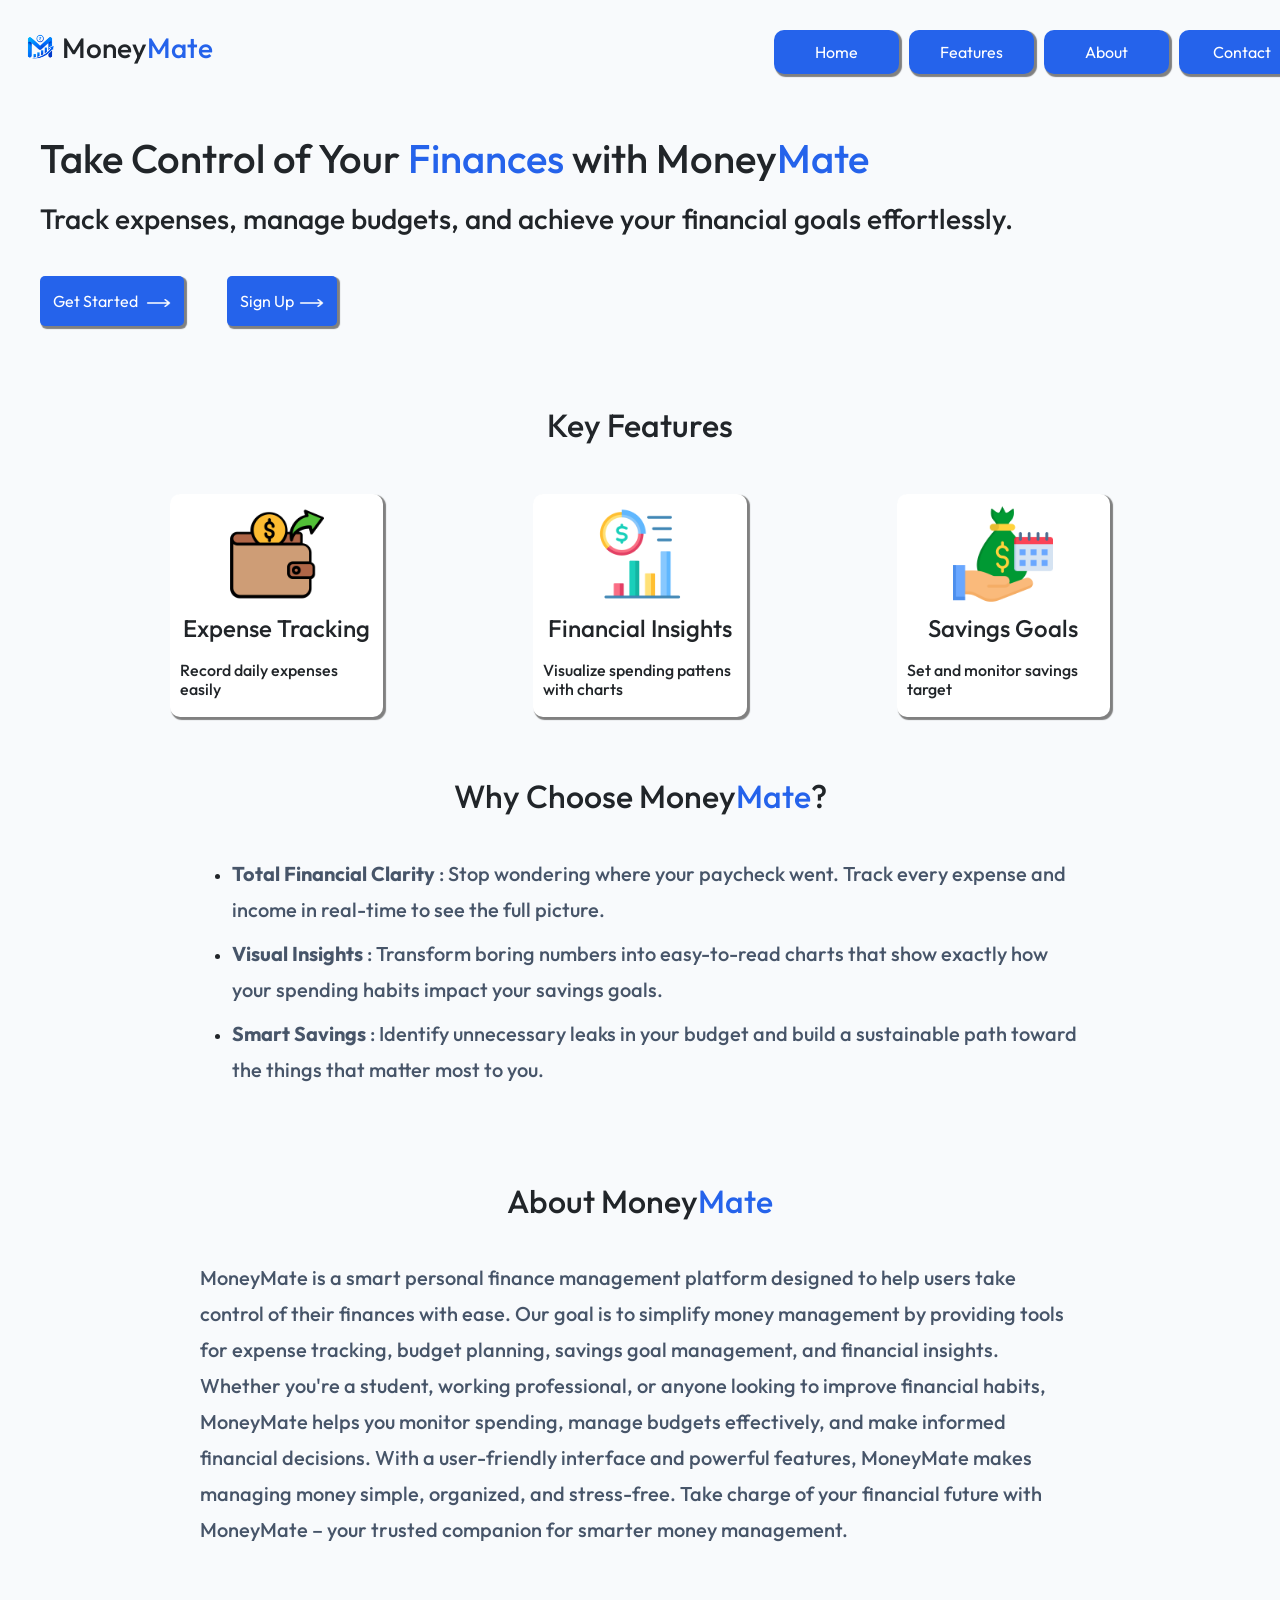
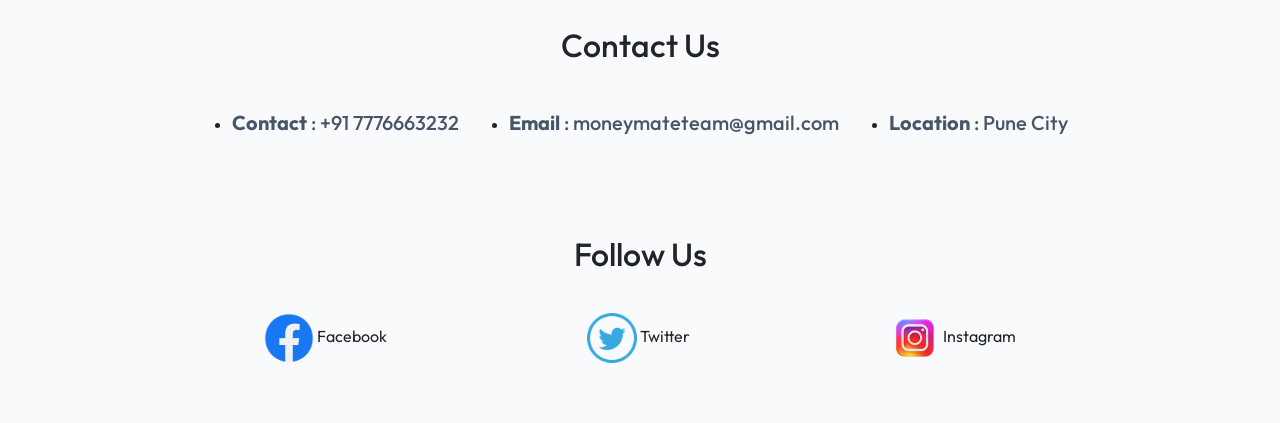
<file: index.html>
<!DOCTYPE html>
<html lang="en">
<head>
    <meta charset="UTF-8">
    <meta name="viewport" content="width=device-width, initial-scale=1.0">
    <title>Welcome Page</title>
    <link href="https://cdn.jsdelivr.net/npm/bootstrap@5.3.8/dist/css/bootstrap.min.css" rel="stylesheet" integrity="sha384-sRIl4kxILFvY47J16cr9ZwB07vP4J8+LH7qKQnuqkuIAvNWLzeN8tE5YBujZqJLB" crossorigin="anonymous">
    <style>
        @import url('https://fonts.googleapis.com/css2?family=Outfit:wght@100..900&display=swap');
    </style>
    <link rel="stylesheet" href="./Css/indexstyle.css">
</head>
<body>

    <!-- HEADER SECTION -->
    <div class=".container-fluid header-div">
        <div id="logo">
            <img src="./Images/Money-Mate-Logo-img.png" alt=""><h3>Money<span>Mate</span></h3>
        </div>
        <div id="nav-bar">
            <a href="index.html"><button>Home</button></a>
            <a href="#features-heading"><button>Features</button></a>
            <a href="#about"><button>About</button></a>
            <a href="#contact"><button>Contact</button></a>
        </div>
    </div>

    <!-- HERO SECTION -->
     <div class=".container-fluid hero-div"> 
        <h1>Take Control of Your <span>Finances</span> with Money<span>Mate</span></h1>
        <h3>Track expenses, manage budgets, and achieve your financial goals effortlessly.</h3>
        <a href="./Html/login.html"><button>Get Started <img src="./Images/arrow-icon.png" alt=""></button></a> <a href=""><button id="lbtn">Sign Up<img src="./Images/arrow-icon.png" alt=""></button></a>
     </div>

     <!-- FEATURES SECTION -->
      <h2 id="features-heading">Key Features</h2>
      <div class=".container-fluid features-div" id="features">
        <div class="col-md-2 f-cards">
            <img src="./Images/expense-tracking.png" alt="">
            <h4>Expense Tracking</h4>
            <h6>Record daily expenses easily</h6>
        </div>
        <div class="col-md-2 f-cards">
            <img src="./Images/financial-insights.png" alt="">
            <h4>Financial Insights</h4>
            <h6>Visualize spending pattens with charts</h6>
        </div>
        <div class="col-md-2 f-cards">
            <img src="./Images/savings-goal.png" alt="">
            <h4>Savings Goals</h4>
            <h6>Set and monitor savings target</h6>
        </div>
      </div>

      <!-- WHY CHOOSE SECTION -->
       <div class=".container-fluid whychoose-div" id="whychoose">
            <h2>Why Choose Money<span>Mate</span>?</h2>
            <ul>
                <li><h5><b>Total Financial Clarity</b> : Stop wondering where your paycheck went. Track every expense and income in real-time to see the full picture.</h5></li>
                <li><h5><b>Visual Insights</b> : Transform boring numbers into easy-to-read charts that show exactly how your spending habits impact your savings goals.</h5></li>
                <li><h5><b>Smart Savings</b> : Identify unnecessary leaks in your budget and build a sustainable path toward the things that matter most to you.</h5></li>
            </ul>
       </div>

      <!-- ABOUT SECTION -->
       <div class=".container-fluid about-div" id="about">
            <h2>About Money<span>Mate</span></h2>
            <h5>MoneyMate is a smart personal finance management platform designed to help users take control of their finances with ease. Our goal is to simplify money management by providing tools for expense tracking, budget planning, savings goal management, and financial insights.
                Whether you're a student, working professional, or anyone looking to improve financial habits, MoneyMate helps you monitor spending, manage budgets effectively, and make informed financial decisions. With a user-friendly interface and powerful features, MoneyMate makes managing money simple, organized, and stress-free.
                Take charge of your financial future with MoneyMate – your trusted companion for smarter money management.
            </h5>
       </div>

       <!-- CONTACT US -->
       <div class=".container-fluid contact-div" id="contact">
            <h2>Contact Us</h2> 
            <ul>
                <li><h5><b>Contact</b> : +91 7776663232</h5></li>
                <li><h5><b>Email</b> : moneymateteam@gmail.com</h5></li>
                <li><h5><b>Location</b> : Pune City</h5></li>
            </ul>
       </div>

       <div class=".container-fluid follow-div" id="follow">
            <h2>Follow Us</h2> 
            <div id="followus-div">
                <div>
                    <img src="./Images/facebook-icon.png" alt="">   Facebook
                </div>
                <div>
                    <img src="./Images/twitter.ico" alt="" > Twitter
                </div>
                <div>
                    <img src="./Images/instagram.png" alt="">   Instagram
                </div>
            </div>
       </div>

</body>
</html>
</file>
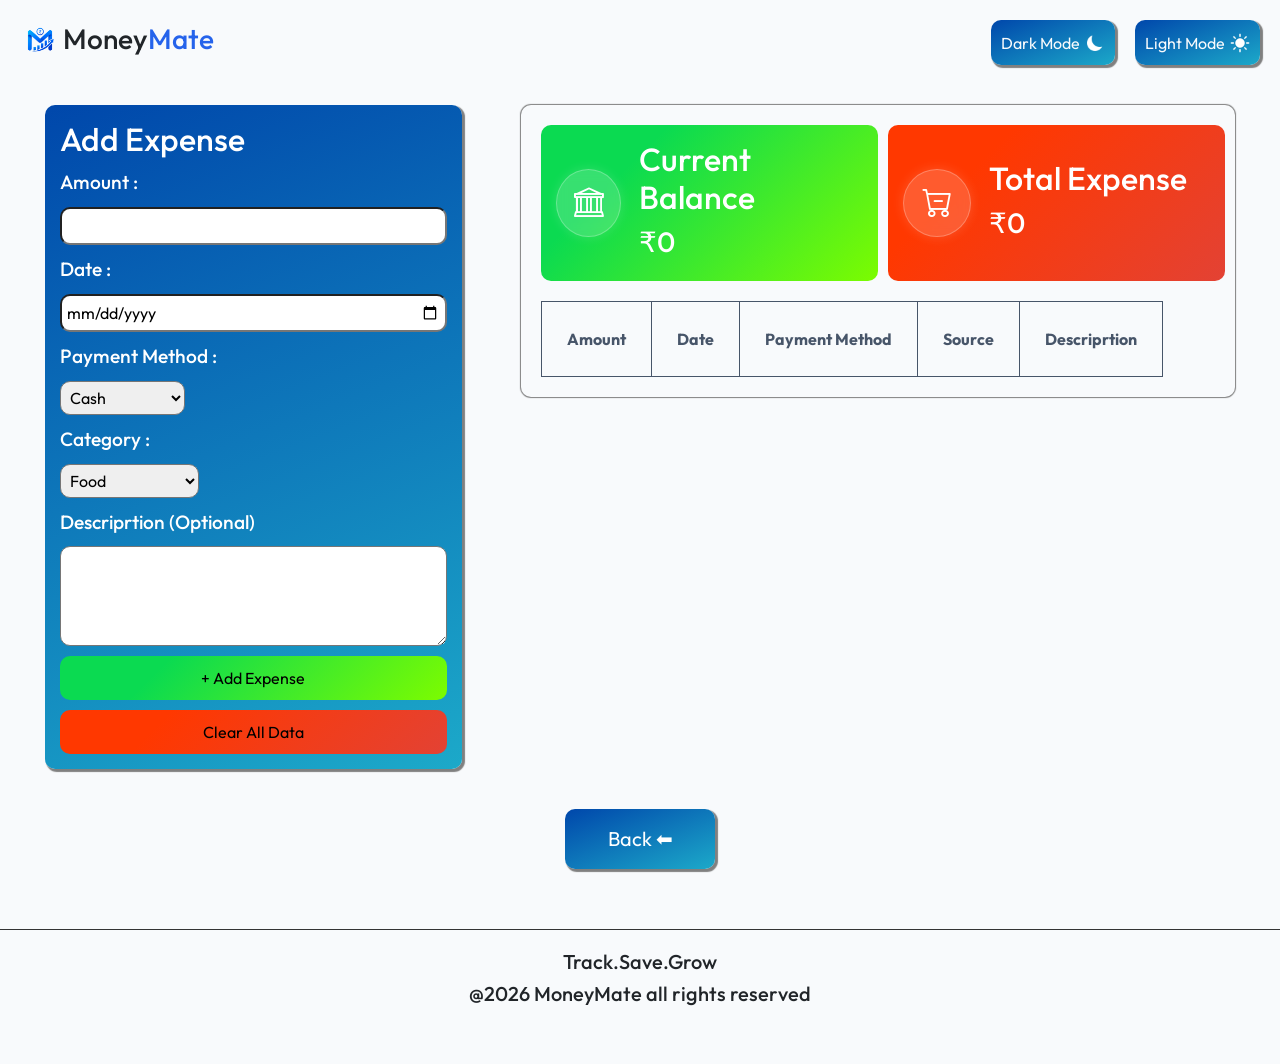
<file: Html/expense.html>
<!DOCTYPE html>
<html lang="en">
<head>
    <meta charset="UTF-8">
    <meta name="viewport" content="width=device-width, initial-scale=1.0">
    <title>Expense page</title>
    <link href="https://cdn.jsdelivr.net/npm/bootstrap@5.3.8/dist/css/bootstrap.min.css" rel="stylesheet" integrity="sha384-sRIl4kxILFvY47J16cr9ZwB07vP4J8+LH7qKQnuqkuIAvNWLzeN8tE5YBujZqJLB" crossorigin="anonymous">
    <link rel="stylesheet" href="https://cdn.jsdelivr.net/npm/bootstrap-icons@1.11.3/font/bootstrap-icons.min.css">
    <style>
        @import url('https://fonts.googleapis.com/css2?family=Outfit:wght@100..900&display=swap');
    </style>
    <link rel="stylesheet" href="../Css/expensestyle.css">
</head>
<body class="darktheme">

    <!-- EXPENSE MESSAGE SECTION -->
     <div id="warningAlert" class="alert alert-warning d-none mx-3 mt-2">
        Expense exceeds current balance!
     </div>
    
    <!-- HEADER DIV -->
    <div class=".container-fluid header-div">
        <div id="logo">
                <img src="../Images/Money-Mate-Logo-img.png" alt=""><h3 id="bname">Money<span>Mate</span></h3>
        </div>
        <div id="button-div">
                <button class="bbtn" id="dark">Dark Mode<img src="../Images/night-mode.png" alt=""></button> <button id="light" class="bbtn">Light Mode<img src="../Images/Light-mode.png" alt=""></button>
        </div>
    </div>


    <!-- INCOME SECTION -->
    <div class="container-fluid hero-div">

        <div class=" sub-div">
            <h2 >Add Expense</h2>
            <form id="expense-div">
                <label>Amount : </label> <input type="text" id="amount" required>
                <label>Date : </label> <input type="date" id="date" required>
                <label>Payment Method : </label> 
                <select name="" id="pmethod">
                    <option value="Cash">Cash</option>
                    <option value="UPI">UPI Payment</option>
                    <option value="Credit-Card">Credit Card</option>
                    <option value="Debit-Card">Debit Card</option>
                </select>
                <label>Category : </label>
                <select name="" id="category">
                    <option value="Food">Food</option>
                    <option value="Rent">Rent</option>
                    <option value="Fuel">Fuel</option>
                    <option value="Transportation">Transportation</option>
                    <option value="Utilities">Utilities</option>
                    <option value="Entertainment">Entertainment</option>
                    <option value="Shopping">Shopping</option>
                    <option value="Healthcare">Healthcare</option>
                    <option value="Education">Education</option>
                    <option value="Others">Others</option>
                </select>
                <label>Descriprtion (Optional)</label>
                <textarea name="" id="descriprtion" rows="5" cols="40"></textarea>
                <button type="submit" id="addexpense">+ Add Expense</button>
                <button id="clearexpense">Clear All Data</button>
            </form>
        </div>

        <div id="Expense-table">
            <div id="Expense-Balance">
                <div class="col-6" id="Balance">
                    <div class="icon-circle">
                        <i class="bi bi-bank"></i>
                    </div>
                    <div id="Balance-info">
                        <h2>Current Balance</h2>
                        <h3 id="cbalance">₹0</h3>
                    </div>
                </div>
                <div class="col-6" id="texpense">
                    <div class="icon-circle">
                        <i class="bi bi-cart-dash"></i>
                    </div>
                    <div id="texpense-info">
                        <h2>Total Expense</h2>
                        <h3 id="expense-total">₹0</h3>
                    </div>
                </div>
            </div>
            <div id="table-container">    
                <table cellpadding="25px">
                    <thead>
                        <tr>
                            <th>Amount</th>
                            <th>Date</th>
                            <th>Payment Method</th>
                            <th>Source</th>
                            <th>Descriprtion</th>
                        </tr>
                    </thead>
                    <tbody id="tablebody">
                    </tbody>
                </table>
            </div>
        </div>
    </div>

    <!-- BACK SECTION -->
    <div id="back">
        <a href="../Html/dashboard.html"><button id="prev-btn">Back  ⬅</button></a>
    </div>

    <!-- FOOTER SECTION -->
    <div class="container-fluid footer">
        <h5>Track.Save.Grow</h5>
        <h5>@2026 MoneyMate all rights reserved</h5>
    </div>

    <script src="../Javascript/expense.js"></script>
</body>
</html>
</file>
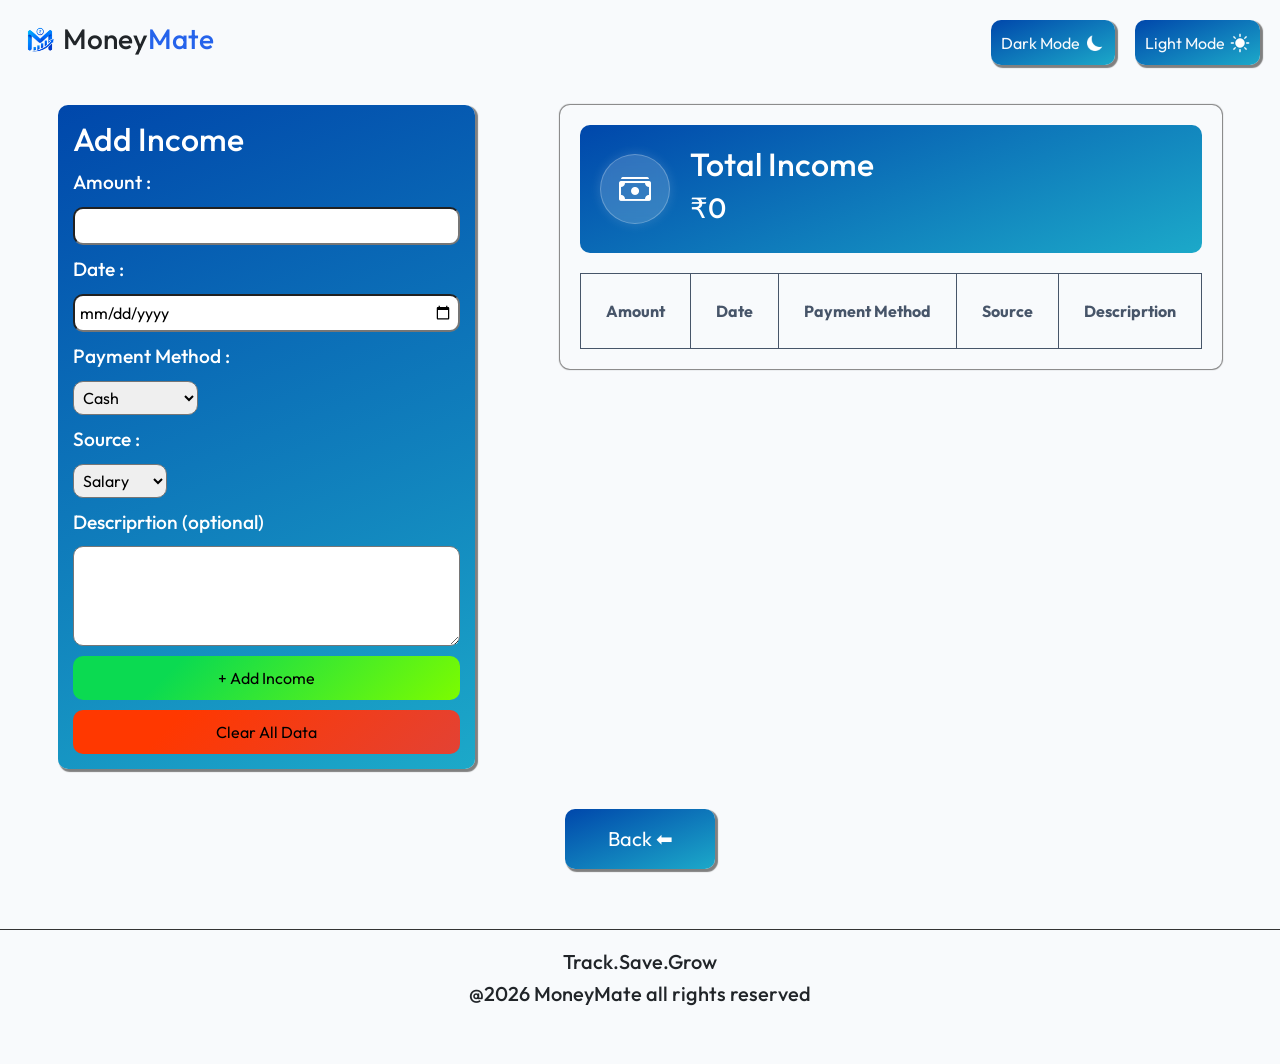
<file: Html/income.html>
<!DOCTYPE html>
<html lang="en">
<head>
    <meta charset="UTF-8">
    <meta name="viewport" content="width=device-width, initial-scale=1.0">
    <title>income-page</title>
    <link href="https://cdn.jsdelivr.net/npm/bootstrap@5.3.8/dist/css/bootstrap.min.css" rel="stylesheet" integrity="sha384-sRIl4kxILFvY47J16cr9ZwB07vP4J8+LH7qKQnuqkuIAvNWLzeN8tE5YBujZqJLB" crossorigin="anonymous">
    <link rel="stylesheet" href="https://cdn.jsdelivr.net/npm/bootstrap-icons@1.11.3/font/bootstrap-icons.min.css">
    <style>
        @import url('https://fonts.googleapis.com/css2?family=Outfit:wght@100..900&display=swap');
    </style>
    <link rel="stylesheet" href="../Css/incomestyle.css">
</head>
<body class="darktheme">

    <!-- HEADER DIV -->
    <div class=".container-fluid header-div">
        <div id="logo">
                <img src="../Images/Money-Mate-Logo-img.png" alt=""><h3 id="bname">Money<span>Mate</span></h3>
        </div>
        <div id="button-div">
                <button class="bbtn" id="dark">Dark Mode<img src="../Images/night-mode.png" alt=""></button> <button id="light" class="bbtn">Light Mode<img src="../Images/Light-mode.png" alt=""></button>
        </div>
    </div>

    <!-- INCOME SECTION -->
    <div class="container-fluid hero-div">

        <div class=" sub-div">
            <h2 >Add Income</h2>
            <form id="income-form">
                <label>Amount : </label> <input type="text" id="amount" required>
                <label>Date : </label> <input type="date" id="date" required>
                <label>Payment Method : </label> 
                <select name="" id="pmethod">
                    <option value="Cash">Cash</option>
                    <option value="UPI">UPI Payment</option>
                    <option value="Credit-Card">Credit Card</option>
                    <option value="Debit-Card">Debit Card</option>
                </select>
                <label>Source : </label>
                <select name="" id="Source">
                    <option value="Salary">Salary</option>
                    <option value="Rent">Rent</option>
                    <option value="Grants">Grants</option>
                    <option value="Awards">Awards</option>
                    <option value="Refunds">Refunds</option>
                    <option value="Coupons">Coupons</option>
                </select>
                <label>Descriprtion (optional)</label>
                <textarea name="" id="descriprtion" rows="5" cols="40"></textarea>
                <button type="submit" id="addincome">+ Add Income</button>
                <button id="clearincome">Clear All Data</button>
            </form>
        </div>

        <div id="income-table">
            <div id="tincome">
                <div class="icon-circle">
                    <i class="bi bi-cash-stack"></i>
                </div>
                <div id="tincome-info">
                    <h2>Total Income</h2>
                    <h3 id="income-total">₹0</h3>
                </div>
            </div>
            <div id="table-container">    
                <table cellpadding="25px">
                    <thead>
                        <tr>
                            <th>Amount</th>
                            <th>Date</th>
                            <th>Payment Method</th>
                            <th>Source</th>
                            <th>Descriprtion</th>
                        </tr>
                    </thead>
                    <tbody id="tablebody">
                    </tbody>
                </table>
            </div>
        </div>

    </div>

    <!-- BACK SECTION -->
    <div id="back">
        <a href="../Html/dashboard.html"><button id="prev-btn">Back  ⬅</button></a>
    </div>

    <!-- FOOTER SECTION -->
    <div class="container-fluid footer">
        <h5>Track.Save.Grow</h5>
        <h5>@2026 MoneyMate all rights reserved</h5>
    </div>


    <script src="../Javascript/income.js"></script>
</body>
</html>
</file>
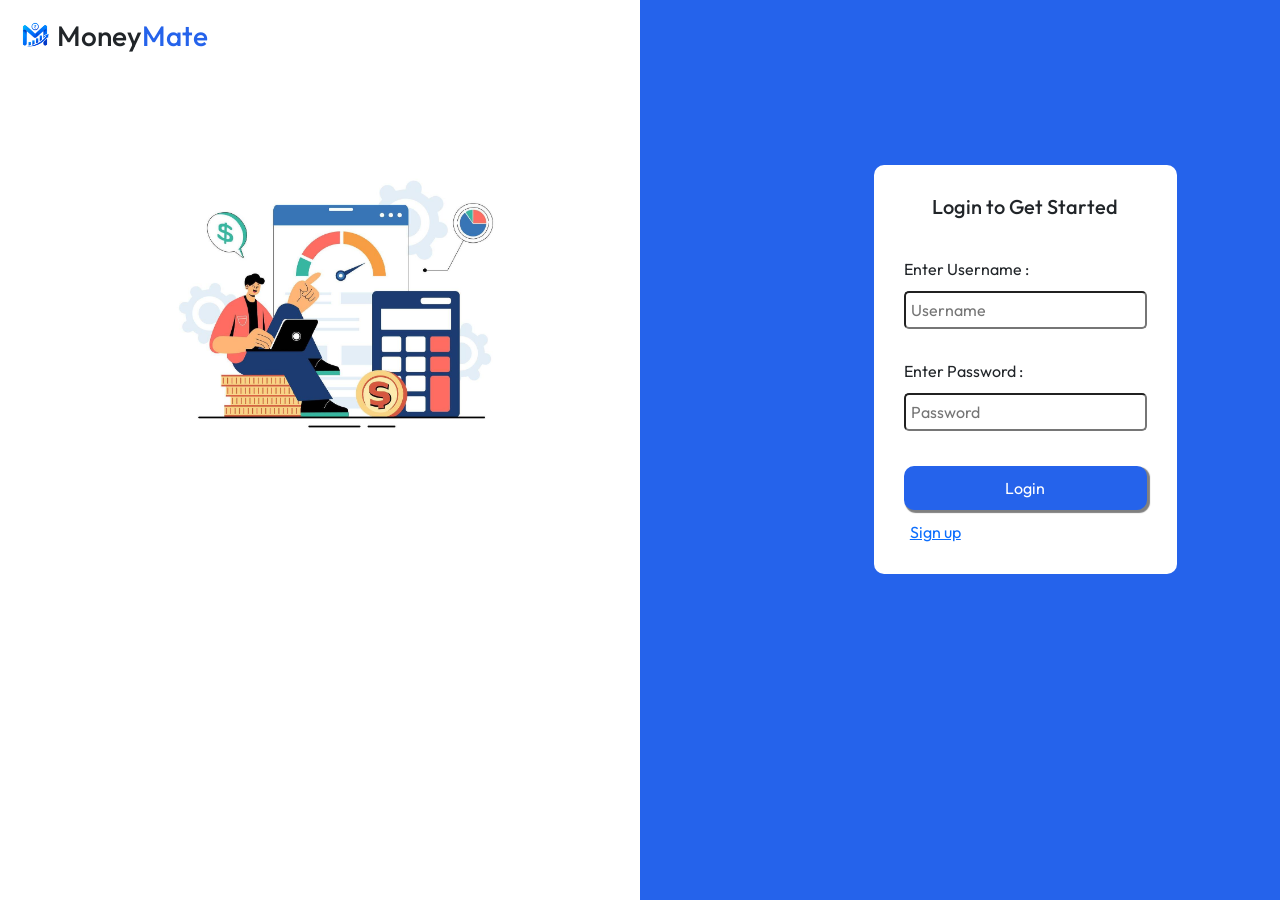
<file: Html/login.html>
<!DOCTYPE html>
<html lang="en">
<head>
    <meta charset="UTF-8">
    <meta name="viewport" content="width=device-width, initial-scale=1.0">
    <title>Login Page</title>
    <link href="https://cdn.jsdelivr.net/npm/bootstrap@5.3.8/dist/css/bootstrap.min.css" rel="stylesheet" integrity="sha384-sRIl4kxILFvY47J16cr9ZwB07vP4J8+LH7qKQnuqkuIAvNWLzeN8tE5YBujZqJLB" crossorigin="anonymous">
    <style>
        @import url('https://fonts.googleapis.com/css2?family=Outfit:wght@100..900&display=swap');
    </style>
    <link rel="stylesheet" href="../Css/loginstyle.css">
</head>
<body>
    <div id="logo">
        <img src="../Images/Money-Mate-Logo-img.png" alt=""><h3>Money<span>Mate</span></h3>
    </div>
    <div id="login-img-div">
        <img src="../Images/login-img.jpg" alt="">
        <form id="login-div">
            <h5>Login to Get Started</h5>
            <label for="">Enter Username : </label>
            <input type="text" placeholder="Username">
            <label for="">Enter Password : </label>
            <input type="password" placeholder="Password">
            <button>Login</button>
            <a href="">Sign up</a>
        </form>
    </div>

    <script>
        document.getElementById("login-div").addEventListener("submit", function(event) {
            event.preventDefault();
            window.location.href = "./dashboard.html";
        });
    </script>

</body>
</html>
</file>
<file: Css/indexstyle.css>
body{
    margin: 0;
    background-color: #F8FAFC;
    font-family: "Outfit", sans-serif;
    animation: slideIn 1s ease-out;
    scroll-behavior: smooth;
}

/* ANIMATIONS */
@keyframes slideIn{
    form{
        opacity: 0;
        transform: translateX(-100px);
    }
    to{
        opacity: 1;
        transform: translateX(0);
    }
}
/* ANIMATIONS */

/* HEADER CSS */
.header-div{
    padding: 10px;
    display: flex;
    justify-content: space-between;
    align-items: center;
    margin: 10px;
}

.header-div #logo{
    display: flex;
    align-items: center;
}

.header-div #logo h3 span{
    color: #2563EB;
    margin-left: 0;
}

.header-div img{
    height: 40px;
    width: 40px;
    margin-bottom: 10px;
    margin-right: 2px;
}

.header-div #nav-bar{
    width: 40%;
    padding: 10px;
    display: flex;
    justify-content: space-evenly;
    gap: 10px;
}

.header-div #nav-bar button{
    background-color: #2563EB;
    padding: 10px;
    border-radius: 10px;
    color: white;
    width: 125px;
    text-align: center;
    box-shadow: 2px 2px 1px 1px grey;
    border: none;
}

.header-div #nav-bar button:hover{
    transform: scale(1.1);
    cursor: pointer;
}
/* HEADER CSS  */

/* HERO-SECTION CSS */
.hero-div{
    padding: 10px;
    margin: 10px;
    border-radius: 10px;
}

.hero-div h1{
    margin: 20px;
}

.hero-div h1 span{
    color: #2563EB;
}

.hero-div h3{
    margin: 20px;
}

.hero-div button{
    border-radius: 5px;
    padding: 13px;
    margin: 20px;
    background-color: #2563EB;
    color: white;
    border: none;
    box-shadow: 2px 2px 1px 1px grey;
}

.hero-div #lbtn{
    background-color: #2563EB;
}

.hero-div button img{
    margin-left: 5px;
    height: 20px;
    width: 25px;
}

.hero-div button:hover{
    transform: scale(1.1);
}
/* HERO-SECTION CSS */

/* FEATURES SECTION */
#features-heading{
    text-align: center;
    margin-top: 50px;
}

.features-div{
    display: flex;
    margin-top: 50px;
    gap: 150px;
    justify-content: center;
}

.f-cards{
    background-color: white;
    padding: 10px;
    display: flex;
    flex-direction: column;
    align-items: center;
    gap: 10px;
    border-radius: 10px;
    box-shadow: 2px 2px 1px 1px grey;
}

.f-cards img{
    height: 100px;
    width: 100px;
}

.f-cards:hover{
    transform: translateY(-5px);
    transition: 0.3s;
}
/* FEATURES SECTION */

/* ABOUT SECTION */
.about-div{
    margin: 50px auto;
    padding: 10px;
    display: flex;
    flex-direction: column;
    gap: 10px;
    border-radius: 10px;
    justify-content: center;
    align-items: center;
    max-width: 900px;
}

.about-div h2{
    margin-bottom: 30px;
}

.about-div h5{
    line-height: 1.8;
    color: #475569;
}

.about-div h2 span{
    color: #2563EB;
}
/* ABOUT SECTION */

/* WHY CHOOSE SECTION */
.whychoose-div{
    margin: 50px auto;
    padding: 10px;
    display: flex;
    flex-direction: column;
    gap: 10px;
    border-radius: 10px;
    justify-content: center;
    align-items: center;
    max-width: 900px;
}

.whychoose-div h2{
    margin-bottom: 30px;
}

.whychoose-div h5{
    line-height: 1.8;
    color: #475569;
}

.whychoose-div h2 span{
    color: #2563EB;
}
/* WHY CHOOSE SECTION */

/* CONTACT SECTION */
.contact-div{
    margin: 50px auto;
    padding: 10px;
    display: flex;
    flex-direction: column;
    gap: 10px;
    border-radius: 10px;
    justify-content: center;
    align-items: flex-start;
    max-width: 900px;
}

.contact-div h2{
    margin-bottom: 30px;
    align-self: center;
}

.contact-div h5{
    line-height: 1.8;
    color: #475569;
}

.contact-div ul{
    display: flex;
    gap: 50px;
}

/* CONTACT SECTION */

/* FOLLOW SECTION */
.follow-div{
    margin: 50px auto;
    padding: 10px;
    display: flex;
    flex-direction: column;
    gap: 10px;
    border-radius: 10px;
    justify-content: center;
    align-items: flex-start;
    max-width: 900px;
}

.follow-div h2{
    margin-bottom: 30px;
    align-self: center;
}

.follow-div h5{
    line-height: 1.8;
    color: #475569;
}

.follow-div #followus-div{
    display: flex;
    list-style-type: none;
    align-self: center;
    gap: 200px;
}

.follow-div #followus-div img{
    height: 50px;
    width: 50px;
}

/* FOLLOW SECTION */

/* MEDIA QUERIES */
@media  screen and (max-width: 768px) {

    .header-div{
        flex-direction: column;
    }

    .header-div #nav-bar{
        justify-content: center;
        gap: 20px;
    }

    .header-div #nav-bar button{
        width: 100px;
    }

    .features-div{
        flex-wrap: wrap;
    }

    .f-cards{
        width: 304px;
    }

    .about-div{
        margin-left:15px;
    }
    
    .contact-div ul{
        flex-wrap: wrap;
        gap: 20px;
    }

    .follow-div #followus-div{
        display: flex;
        flex-wrap: wrap;
        align-self: center;
        gap: 20px;
    }

}
/* MEDIA QUERIES */
</file>
<file: Css/expensestyle.css>
body{
    margin: 0;
    background-color: #F8FAFC;
    font-family: "Outfit", sans-serif;
    transition: background-color 0.3s ease, color 0.3s ease;
}

/* EXPENSE MESSAGE CSS */
#warningAlert{
    position: fixed;
    top: 10px;
    left: 50%;
    transform: translateX(-50%);
    z-index: 9999;
    background-color: white;
    color: red;
}
/* EXPENSE MESSAGE CSS */

/* HEADER CSS */
.header-div{
    display: flex;
    justify-content: space-between;
    margin: 10px;
    padding: 10px;
}

#logo{
    display: flex;
    align-items: center;
    gap: 3px;
}

#logo h3 span{
    color: #2563EB;
    margin-left: 0;
}

#logo img{
    height: 40px;
    width: 40px;
    margin-bottom: 5px;
}

#button-div{
    display: flex;
    gap: 20px;
}

.bbtn{
    border-radius: 10px;
    padding: 10px;
    border: none;
    background: rgb(0,71,171);
    background: linear-gradient(159deg, rgba(0,71,171,1) 0%, rgba(28,169,201,1) 100%);
    color: #F8FAFC;
    box-shadow: 2px 2px 1px 1px grey;
    display: flex;
    gap: 5px;
    align-items: center;
}

.bbtn img{
    height: 20px;
    width: 20px;
}

.bbtn:hover{
    transform: scale(1.1);
}
/* HEADER CSS */


/* INCOME CSS */
.hero-div{
    gap: 10px;
    padding: 20px;
    display: flex;
    justify-content: space-around;
}

.hero-div .sub-div{
    background: rgb(0,71,171);
    background: linear-gradient(159deg, rgba(0,71,171,1) 0%, rgba(28,169,201,1) 100%);
    padding: 15px;
    border-radius: 10px;
    color: white;
    box-shadow: 2px 2px 1px 1px grey;
    width: fit-content;
}

#tincome{
    height: fit-content;
}

#expense-div{
    display: flex;
    flex-direction: column;
    margin-top: 10px;
    gap: 10px;
    align-items: flex-start;
    width: fit-content;
}

#expense-div input{
    padding: 5px;
    border-radius: 10px;
    width: 100%;
}

#expense-div label{
font-size: 1.2rem;
font-weight: 500; 
}

#expense-div textarea{
    padding: 5px;
    border-radius: 10px;
    height: 100px;
}

#expense-div select{
    padding: 5px;
    border-radius: 10px;
}

#expense-div button{
    padding: 10px;
    width: 100%;
    border-radius: 10px;
    border: none;
    background-color: #7cfc00;
    background-image: linear-gradient(315deg, #7cfc00 0%, #0bda51 74%);
}

#expense-div #clearexpense{
    background-color: #e34234;
    background-image: linear-gradient(315deg, #e34234 0%, #ff3800 74%);
}

#expense-div button:hover{
    transform: scale(1.05);
}

#Expense-table{
    display: flex;
    flex-direction: column;
    gap: 20px;
    justify-content: center;
    color: #475569;
    padding: 20px;
    border-radius: 10px;
    box-shadow: 0 0 1px 1px grey;
    height: fit-content;
}

#Expense-table #Expense-Balance{
    display: flex;
    gap: 10px;
}

#Expense-table #Balance{
    background-color: #7cfc00;
    background-image: linear-gradient(315deg, #7cfc00 0%, #0bda51 74%);
    padding: 15px;
    border-radius: 10px;
    color: white;
    display: flex;
    gap: 18px;
    align-items: center;
}

#Expense-table #texpense{
    background-color: #e34234;
    background-image: linear-gradient(315deg, #e34234 0%, #ff3800 74%);
    padding: 15px;
    border-radius: 10px;
    color: white;
    display: flex;
    gap: 18px;
    align-items: center;
}

.icon-circle{
    width: 68px;
    height: 68px;

    border-radius: 50%;

    background: rgba(255,255,255,0.18);
    border: 1px solid rgba(255,255,255,0.25);

    display: flex;
    justify-content: center;
    align-items: center;

    box-shadow:0 0 12px rgba(255,255,255,.15);
    backdrop-filter: blur(6px);   /* Optional but looks nice */
}

.icon-circle i{
    font-size: 30px;
    color: white;
}

#Expense-table th{
    border: 1px solid  #475569;
}

#Expense-table td{
    border: 1px solid #475569;
}
/* INCOME CSS */

/* BACK CSS */
#back{
    padding: 20px;
    display: flex;
    justify-content: center;
}

#back #prev-btn{
    display: flex;
    align-items: center;
    justify-content: center;
    padding: 15px;
    border-radius: 10px;
    width: 150px;
    background: rgb(0,71,171);
    background: linear-gradient(159deg, rgba(0,71,171,1) 0%, rgba(28,169,201,1) 100%);
    border: none;
    box-shadow: 2px 2px 1px 1px grey;
}

#back a{
    text-decoration: none;
}

#back a #prev-btn{
    color: white;
    font-size: 20px;
}

#back #prev-btn:hover{
    transform: scale(1.1);
}
/* BACK CSS */

/* FOOTER CSS */
.footer{
    margin-top: 40px;
    padding: 20px;
    border-top: 1px solid #333;
    text-align: center;
    margin-bottom: 30px;
}
/* FOOTER CSS 


/* DARK MODE CSS */
body.darktheme{
    background-color: black;
    color: white;
}

body.darktheme #Expense-table{
    background-color: #1e1e1e;
    color: white;
}

body.darktheme #Expense-table th{
    border: 1px solid white;
}

body.darktheme #Expense-table td{
    border: 1px solid white;
}

body.darktheme .footer{
    border-top: 1px solid white;
}
/* DARK MODE CSS */


/* MEDIA QUERIES */
@media screen and (max-width:768px) {
    .header-div{
        flex-direction: column;
        gap: 20px;
        justify-content: center;
        align-items: center;
    }

    .hero-div{
        flex-direction: column;
        align-items: center;
        gap: 30px;
    }

    #Expense-table{
        width: 100%;
    }

    #Expense-table #table-container{
        overflow-x: auto;
        width: 100%;
    }

}
/* MEDIA QUERIES */
</file>
<file: Css/incomestyle.css>
body{
    margin: 0;
    background-color: #F8FAFC;
    font-family: "Outfit", sans-serif;
    transition: background-color 0.3s ease, color 0.3s ease;
}

/* HEADER CSS */
.header-div{
    display: flex;
    justify-content: space-between;
    margin: 10px;
    padding: 10px;
}

#logo{
    display: flex;
    align-items: center;
    gap: 3px;
}

#logo h3 span{
    color: #2563EB;
    margin-left: 0;
}

#logo img{
    height: 40px;
    width: 40px;
    margin-bottom: 5px;
}

#button-div{
    display: flex;
    gap: 20px;
}

.bbtn{
    border-radius: 10px;
    padding: 10px;
    border: none;
    background: rgb(0,71,171);
    background: linear-gradient(159deg, rgba(0,71,171,1) 0%, rgba(28,169,201,1) 100%);
    color: #F8FAFC;
    box-shadow: 2px 2px 1px 1px grey;
    display: flex;
    gap: 5px;
    align-items: center;
}

.bbtn img{
    height: 20px;
    width: 20px;
}

.bbtn:hover{
    transform: scale(1.1);
}
/* HEADER CSS */


/* INCOME CSS */
.hero-div{
    gap: 10px;
    padding: 20px;
    display: flex;
    justify-content: space-around;
}

.hero-div .sub-div{
    background: rgb(0,71,171);
    background: linear-gradient(159deg, rgba(0,71,171,1) 0%, rgba(28,169,201,1) 100%);
    padding: 15px;
    border-radius: 10px;
    color: white;
    box-shadow: 2px 2px 1px 1px grey;
    width: fit-content;
}

#tincome{
    height: fit-content;
}

#income-form{
    display: flex;
    flex-direction: column;
    margin-top: 10px;
    gap: 10px;
    align-items: flex-start;
    width: fit-content;
}

#income-form input{
    padding: 5px;
    border-radius: 10px;
    width: 100%;
}

#income-form label{
font-size: 1.2rem;
font-weight: 500; 
}

#income-form textarea{
    padding: 5px;
    border-radius: 10px;
    height:100px;
}

#income-form select{
    padding: 5px;
    border-radius: 10px;
}

#income-form button{
    padding: 10px;
    width: 100%;
    border-radius: 10px;
    border: none;
    background-color: #7cfc00;
    background-image: linear-gradient(315deg, #7cfc00 0%, #0bda51 74%);
}

#income-form #clearincome{
    background-color: #e34234;
    background-image: linear-gradient(315deg, #e34234 0%, #ff3800 74%);
}

#income-form button:hover{
    transform: scale(1.05);
}

#income-table{
    display: flex;
    flex-direction: column;
    gap: 20px;
    justify-content: center;
    color: #475569;
    padding: 20px;
    border-radius: 10px;
    box-shadow: 0 0 1px 1px grey;
    height: fit-content;
}

#income-table #tincome{
    background: rgb(0,71,171);
    background: linear-gradient(159deg, rgba(0,71,171,1) 0%, rgba(28,169,201,1) 100%);
    padding: 20px;
    border-radius: 10px;
    color: white;
    display: flex;
    gap: 20px;
    align-items: center;
}

.icon-circle{
    width: 70px;
    height: 70px;

    border-radius: 50%;

    background: rgba(255,255,255,0.18);
    border: 1px solid rgba(255,255,255,0.25);

    display: flex;
    justify-content: center;
    align-items: center;

    backdrop-filter: blur(6px);   /* Optional but looks nice */
    box-shadow:0 0 12px rgba(255,255,255,.15);
}

.icon-circle i{
    font-size: 32px;
    color: white;
}

#income-table th{
    border: 1px solid  #475569;
}

#income-table td{
    border: 1px solid #475569;
}
/* INCOME CSS */

/* BACK CSS */
#back{
    padding: 20px;
    display: flex;
    justify-content: center;
}

#back #prev-btn{
    display: flex;
    align-items: center;
    justify-content: center;
    padding: 15px;
    border-radius: 10px;
    width: 150px;
    background: rgb(0,71,171);
    background: linear-gradient(159deg, rgba(0,71,171,1) 0%, rgba(28,169,201,1) 100%);
    border: none;
    box-shadow: 2px 2px 1px 1px grey;
}

#back a{
    text-decoration: none;
}

#back a #prev-btn{
    color: white;
    font-size: 20px;
}

#back #prev-btn:hover{
    transform: scale(1.1);
}
/* BACK CSS */

/* FOOTER CSS */
.footer{
    margin-top: 40px;
    padding: 20px;
    border-top: 1px solid #333;
    text-align: center;
    margin-bottom: 30px;
}
/* FOOTER CSS 


/* DARK MODE CSS */
body.darktheme{
    background-color: black;
    color: white;
}

body.darktheme #income-table{
    background-color: #1e1e1e;
    color: white;
}

body.darktheme #income-table th{
    border: 1px solid white;
}

body.darktheme #income-table td{
    border: 1px solid white;
}

body.darktheme .footer{
    border-top: 1px solid white;
}
/* DARK MODE CSS */


/* MEDIA QUERIES */
@media screen and (max-width:768px) {
    .header-div{
        flex-direction: column;
        gap: 20px;
        justify-content: center;
        align-items: center;
    }

    .hero-div{
        flex-direction: column;
        align-items: center;
        gap: 30px;
    }

    #income-table{
        width: 100%;
    }

    #income-table #table-container{
        overflow-x: auto;
        width: 100%;
    }

}
/* MEDIA QUERIES */
</file>
<file: Css/loginstyle.css>
body{
    margin: 0;
    font-family: "Outfit", sans-serif;
    background: linear-gradient(90deg, white 50%, #2563EB 50%)
}


/* LOGO SECTION */
#logo{
    display: flex;
    align-items: center;
    margin: 15px;
    width: 40%;
}

#logo img{
    height: 40px;
    width: 40px;
    margin-right: 2px;
    margin-bottom: 10px;
}

#logo h3 span{
    color: #2563EB;
    margin-left: 0;
}
/* LOGO SECTION */

/* IMAGE SECTION */
#login-img-div{
    padding: 10px;
    margin-left: 10%;
    margin-top: 7%;
    display: flex;
    gap: 30%;
}

#login-img-div img{
    height: 30%;
    width: 35%;
}
/* IMAGE SECTION */

/* LOGIN DIV */
#login-div{
    background-color: white;
    display: flex;
    flex-direction: column;
    gap: 10px;
    padding: 30px;
    border-radius: 10px;
}

#login-div h5{
    text-align: center;
}

#login-div label{
    margin-top: 20px;
}

#login-div input{
    padding: 5px;
    border-radius: 5px;
}

#login-div button{
    margin-top: 25px;
    padding: 10px;
    border-radius: 10px;
    background-color: #2563EB;
    border: none;
    color: white;
    box-shadow: 2px 2px 1px 1px grey;
}

#login-div button:hover{
    transform: scale(1.1);
}

#login-div a{
    margin-left: 6px;
}
/* LOGIN DIV */

/* MEDIA QUERIES */
@media screen and (max-width:768px) {
    body{
       background: linear-gradient(360deg, white 100%);
    }

    #login-img-div{
        flex-wrap: wrap;
        justify-content: center;
        gap: 50px;
    }

    #login-div{
        box-shadow: 2px 2px 1px 1px grey;
        margin-bottom: 100px;
    }
}
/* MEDIA QUERIES */
</file>
